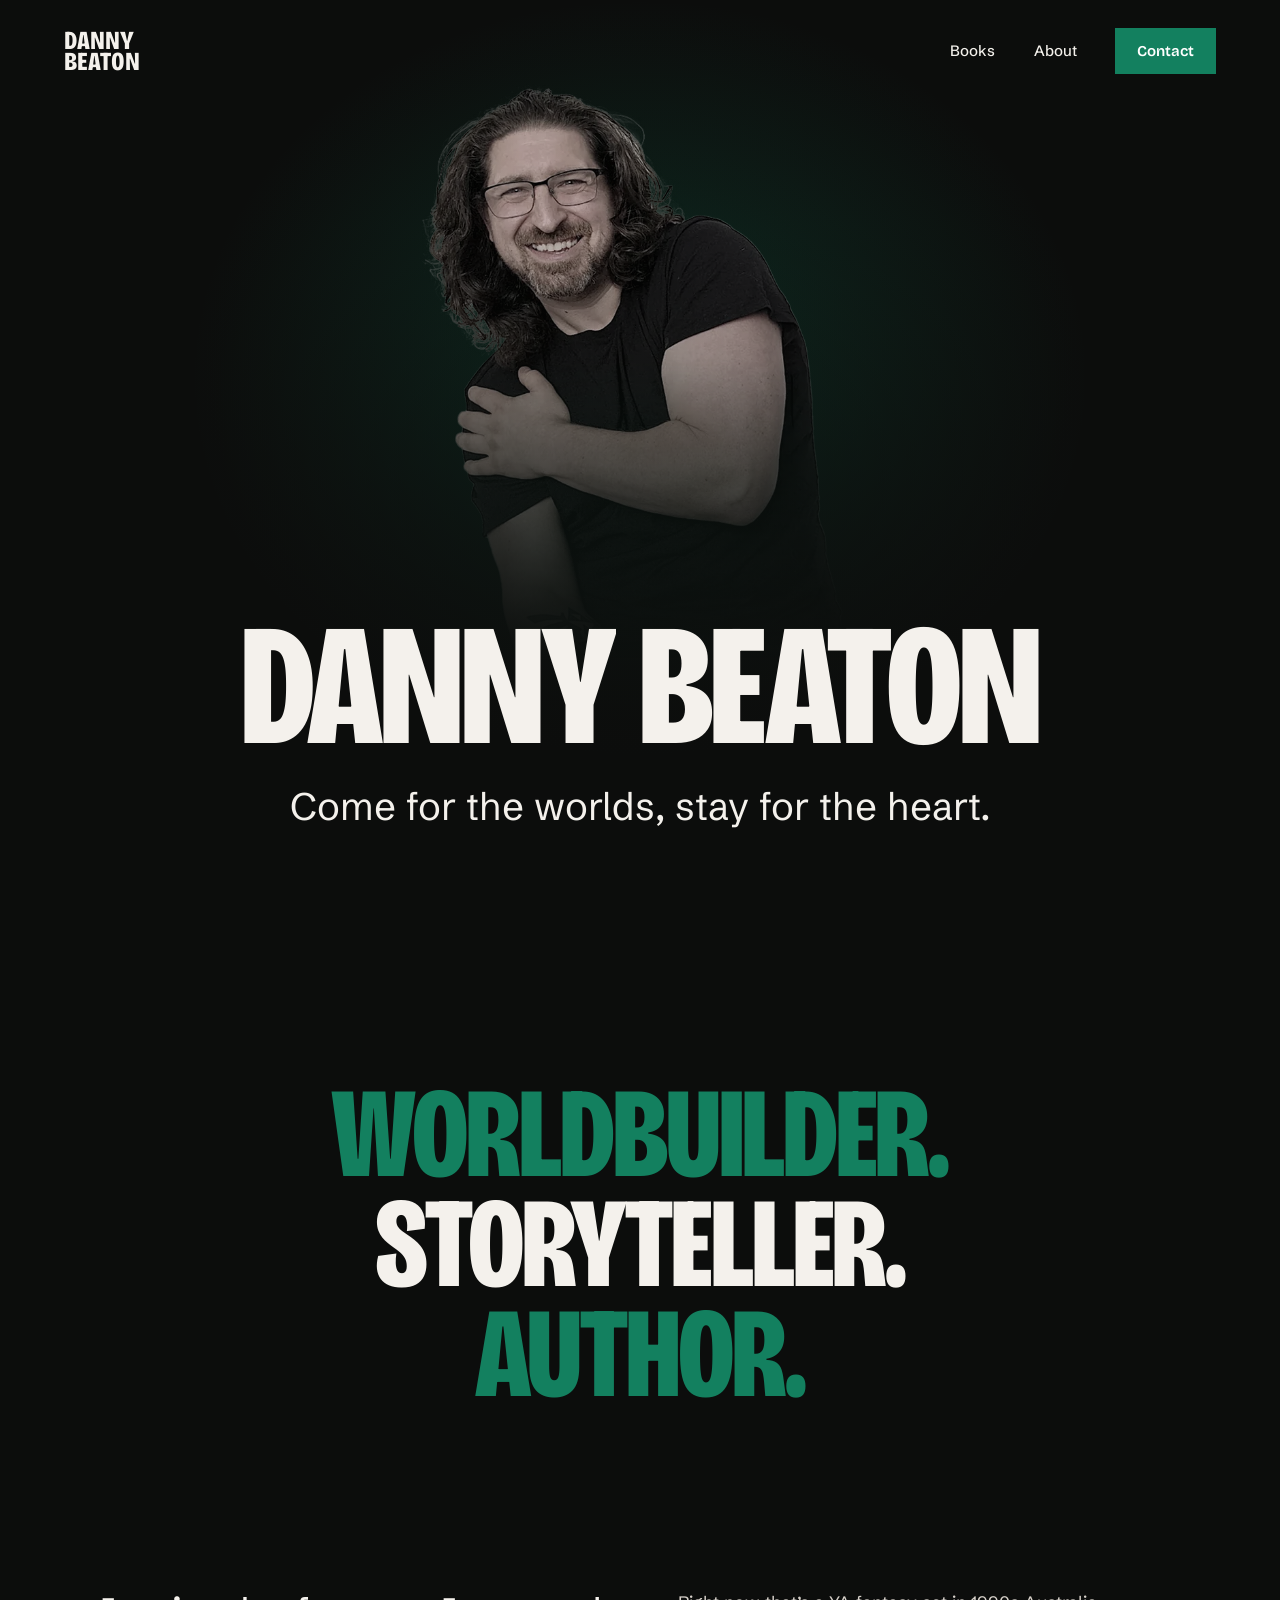
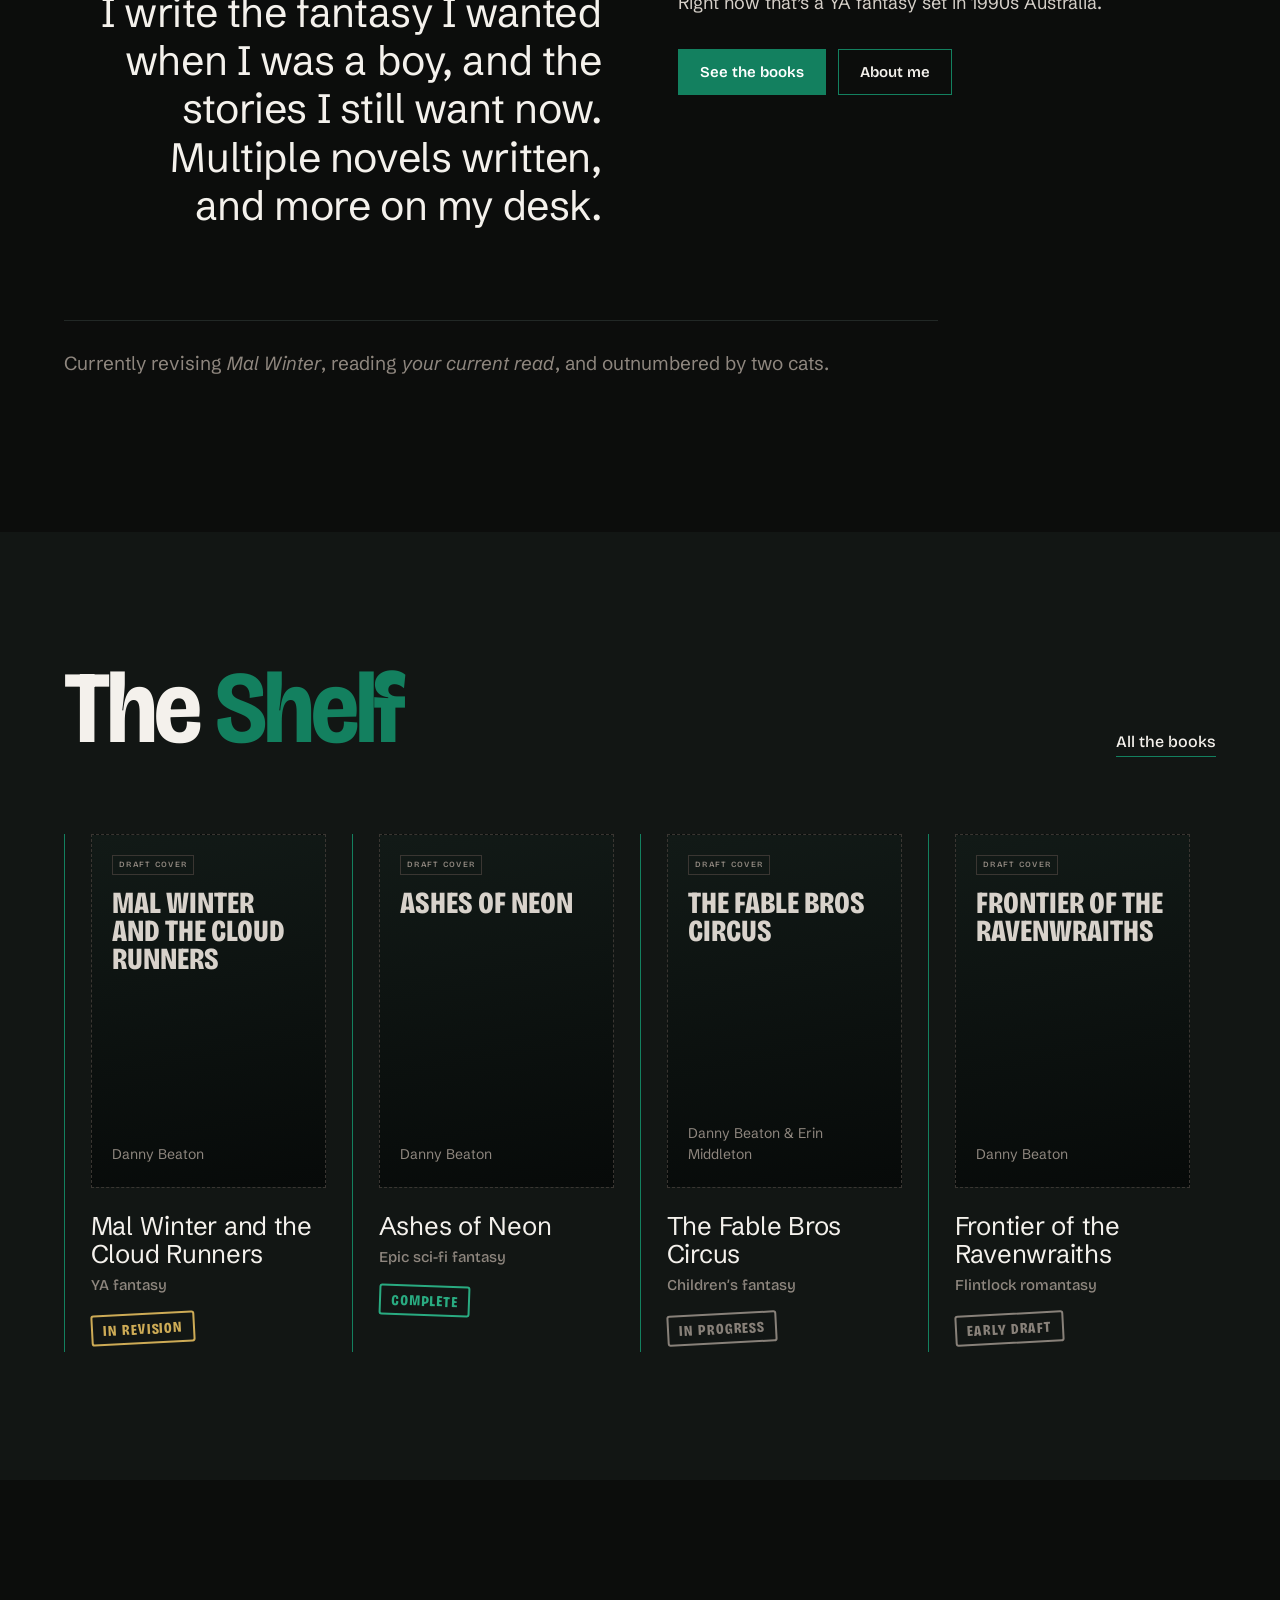
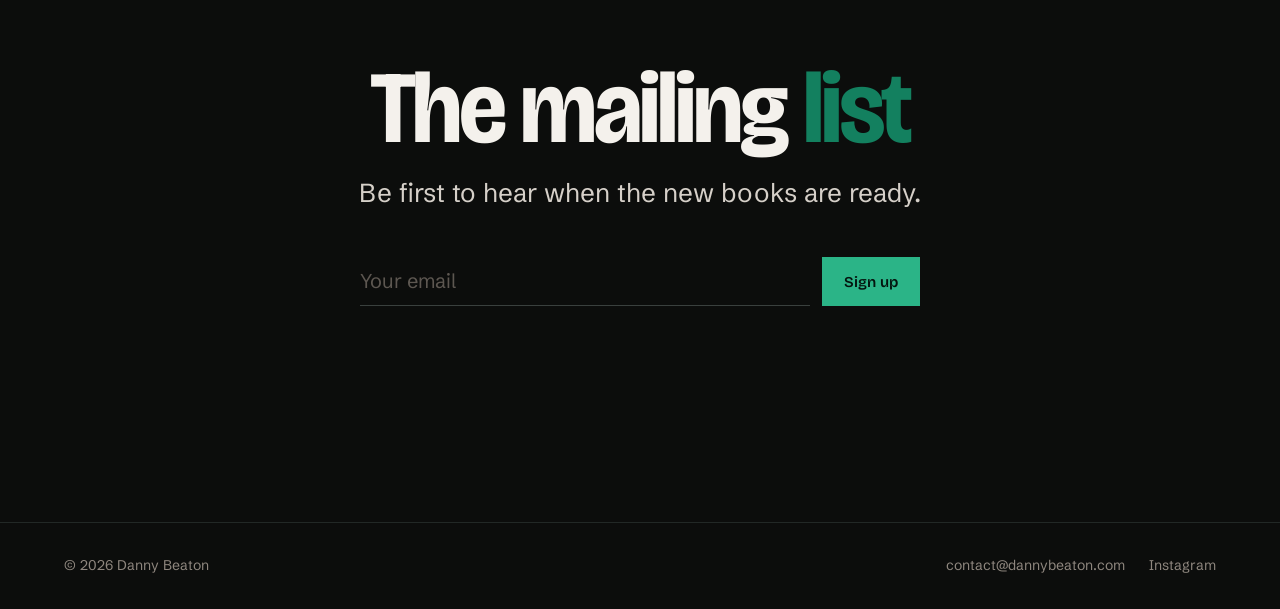
<file: index.html>
<!doctype html>
<html lang="en-AU">
<head>
  <meta charset="utf-8">
  <meta name="viewport" content="width=device-width, initial-scale=1">
  <title>Danny Beaton | Author</title>
  <meta name="description" content="Danny Beaton is an Australian fantasy author. Come for the worlds, stay for the heart.">
  <link rel="canonical" href="https://dannybeaton.com/">
  <meta property="og:type" content="website">
  <meta property="og:url" content="https://dannybeaton.com/">
  <meta property="og:title" content="Danny Beaton | Author">
  <meta property="og:description" content="Come for the worlds, stay for the heart.">
  <meta property="og:image" content="https://dannybeaton.com/assets/img/danny-hero-2000.webp">
  <meta name="twitter:card" content="summary_large_image">
  <meta name="theme-color" content="#0c0d0c">
  <link rel="icon" href="/favicon.svg" type="image/svg+xml">
  <link rel="preload" href="/assets/fonts/bricolage-grotesque.woff2" as="font" type="font/woff2" crossorigin>
  <link rel="preload" href="/assets/fonts/schibsted-grotesk.woff2" as="font" type="font/woff2" crossorigin>
  <link rel="stylesheet" href="/assets/css/site.css">
  <script src="/assets/js/site.js" defer></script>
  <script type="application/ld+json">
  {
    "@context": "https://schema.org",
    "@type": "Person",
    "name": "Danny Beaton",
    "jobTitle": "Author",
    "nationality": "Australian",
    "description": "Australian fantasy author.",
    "url": "https://dannybeaton.com/",
    "image": "https://dannybeaton.com/assets/img/danny-headshot-1200.webp",
    "email": "contact@dannybeaton.com",
    "sameAs": ["https://www.instagram.com/dannybeaton/"]
  }
  </script>
</head>
<body>
<a class="skip" href="#main">Skip to content</a>

<header class="site-header">
  <div class="wrap">
    <a href="/" class="mark" aria-label="Danny Beaton — home">Danny<br>Beaton</a>
    <nav class="site-nav" aria-label="Main">
      <ul>
        <li><a class="u" href="/books">Books</a></li>
        <li><a class="u" href="/about">About</a></li>
        <li><a class="btn" href="/about#contact">Contact</a></li>
      </ul>
    </nav>
  </div>
</header>

<main id="main">
  <section class="hero hero--cut">
    <div class="hero-photo" aria-hidden="true">
      <img class="hero-cut" src="/assets/img/danny-hero-cut-1400.webp" srcset="/assets/img/danny-hero-cut-900.webp 652w, /assets/img/danny-hero-cut-1400.webp 1014w" sizes="(max-width: 760px) 80vw, 460px" alt="" width="1014" height="1400" fetchpriority="high">
    </div>
    <div class="hero-inner wrap">
      <h1 class="display lines"><span><span>Danny</span></span> <span><span>Beaton</span></span></h1>
      <p class="tagline">Come for the worlds, stay for the heart.</p>
    </div>
  </section>

  <section class="statement wrap" aria-label="In short">
    <p class="display reveal"><span class="g">Worldbuilder.</span><br><em>Storyteller.</em><br><span class="g">Author.</span></p>
  </section>

  <section class="wrap">
    <div class="intro">
      <p class="lead">I write the fantasy I wanted when I was a boy, and the stories I still want now. Multiple novels written, and more on my desk.</p>
      <div class="body">
        <p>Right now that’s a YA fantasy set in 1990s Australia.</p>
        <div class="actions">
          <a class="btn" href="/books">See the books</a>
          <a class="btn ghost" href="/about">About me</a>
        </div>
      </div>
    </div>
    <!-- Keep this current. Wrap book titles in <cite> so they're italic. -->
    <p class="currently">Currently revising <cite>Mal Winter</cite>, reading <cite>your current read</cite>, and outnumbered by two cats.</p>
  </section>

  <section class="shelf" aria-labelledby="shelf-title">
    <div class="wrap">
      <div class="shelf-head">
        <h2 class="head reveal" id="shelf-title">The <span class="g">Shelf</span></h2>
        <a class="more" href="/books">All the books</a>
      </div>
      <div class="shelf-grid">
        <a class="shelf-item reveal" href="/books#mal-winter">
          <div class="cover" aria-hidden="true"><span class="draft">Draft cover</span><span class="t">Mal Winter and the Cloud Runners</span><span class="a">Danny Beaton</span></div>
          <h3>Mal Winter and the Cloud Runners</h3>
          <span class="genre">YA fantasy</span>
          <span class="stamp rev">In revision</span>
        </a>
        <a class="shelf-item reveal" href="/books#ashes-of-neon">
          <div class="cover" aria-hidden="true"><span class="draft">Draft cover</span><span class="t">Ashes of Neon</span><span class="a">Danny Beaton</span></div>
          <h3>Ashes of Neon</h3>
          <span class="genre">Epic sci-fi fantasy</span>
          <span class="stamp done">Complete</span>
        </a>
        <a class="shelf-item reveal" href="/books#fable-bros-circus">
          <div class="cover" aria-hidden="true"><span class="draft">Draft cover</span><span class="t">The Fable Bros Circus</span><span class="a">Danny Beaton &amp; Erin Middleton</span></div>
          <h3>The Fable Bros Circus</h3>
          <span class="genre">Children’s fantasy</span>
          <span class="stamp">In progress</span>
        </a>
        <a class="shelf-item reveal" href="/books#frontier-of-the-ravenwraiths">
          <div class="cover" aria-hidden="true"><span class="draft">Draft cover</span><span class="t">Frontier of the Ravenwraiths</span><span class="a">Danny Beaton</span></div>
          <h3>Frontier of the Ravenwraiths</h3>
          <span class="genre">Flintlock romantasy</span>
          <span class="stamp">Early draft</span>
        </a>
      </div>
    </div>
  </section>

  <section class="newsletter wrap" aria-labelledby="newsletter-title">
    <h2 class="head reveal" id="newsletter-title">The mailing <span class="g">list</span></h2>
    <p class="sub">Be first to hear when the new books are ready.</p>
    <!-- Newsletter: paste your MailerLite or Kit form URL into action="" and match the email field name. See README. -->
    <form class="signup" data-newsletter action="" method="post">
      <label class="sr-only" for="nl-email">Email address</label>
      <input id="nl-email" type="email" name="email" placeholder="Your email" autocomplete="email" required>
      <button class="btn bright" type="submit">Sign up</button>
    </form>
    <p class="form-note" aria-live="polite"></p>
  </section>
</main>

<footer class="site-footer">
  <div class="wrap">
    <span>© <span data-year>2026</span> Danny Beaton</span>
    <nav aria-label="Elsewhere">
      <a href="mailto:contact@dannybeaton.com">contact@dannybeaton.com</a>
      <a href="https://www.instagram.com/dannybeaton/" rel="me">Instagram</a>
    </nav>
  </div>
</footer>
</body>
</html>
</file>
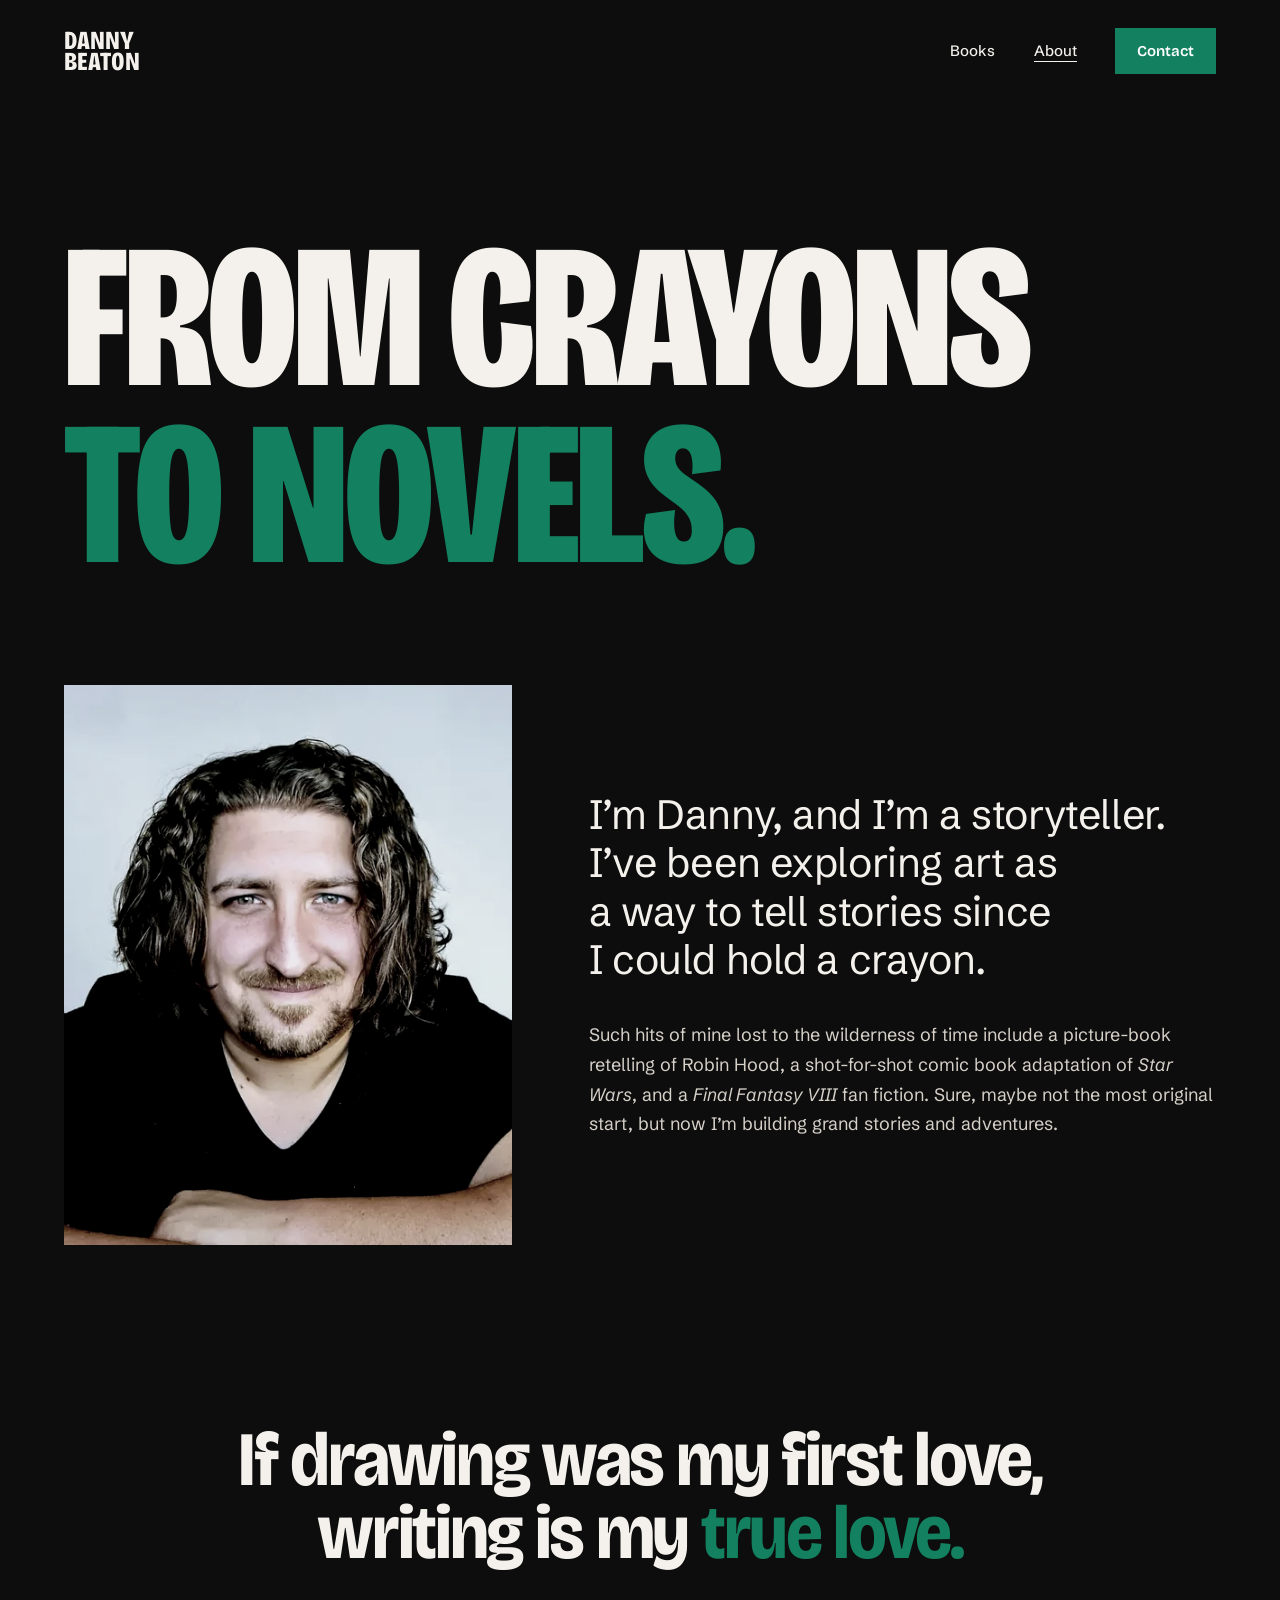
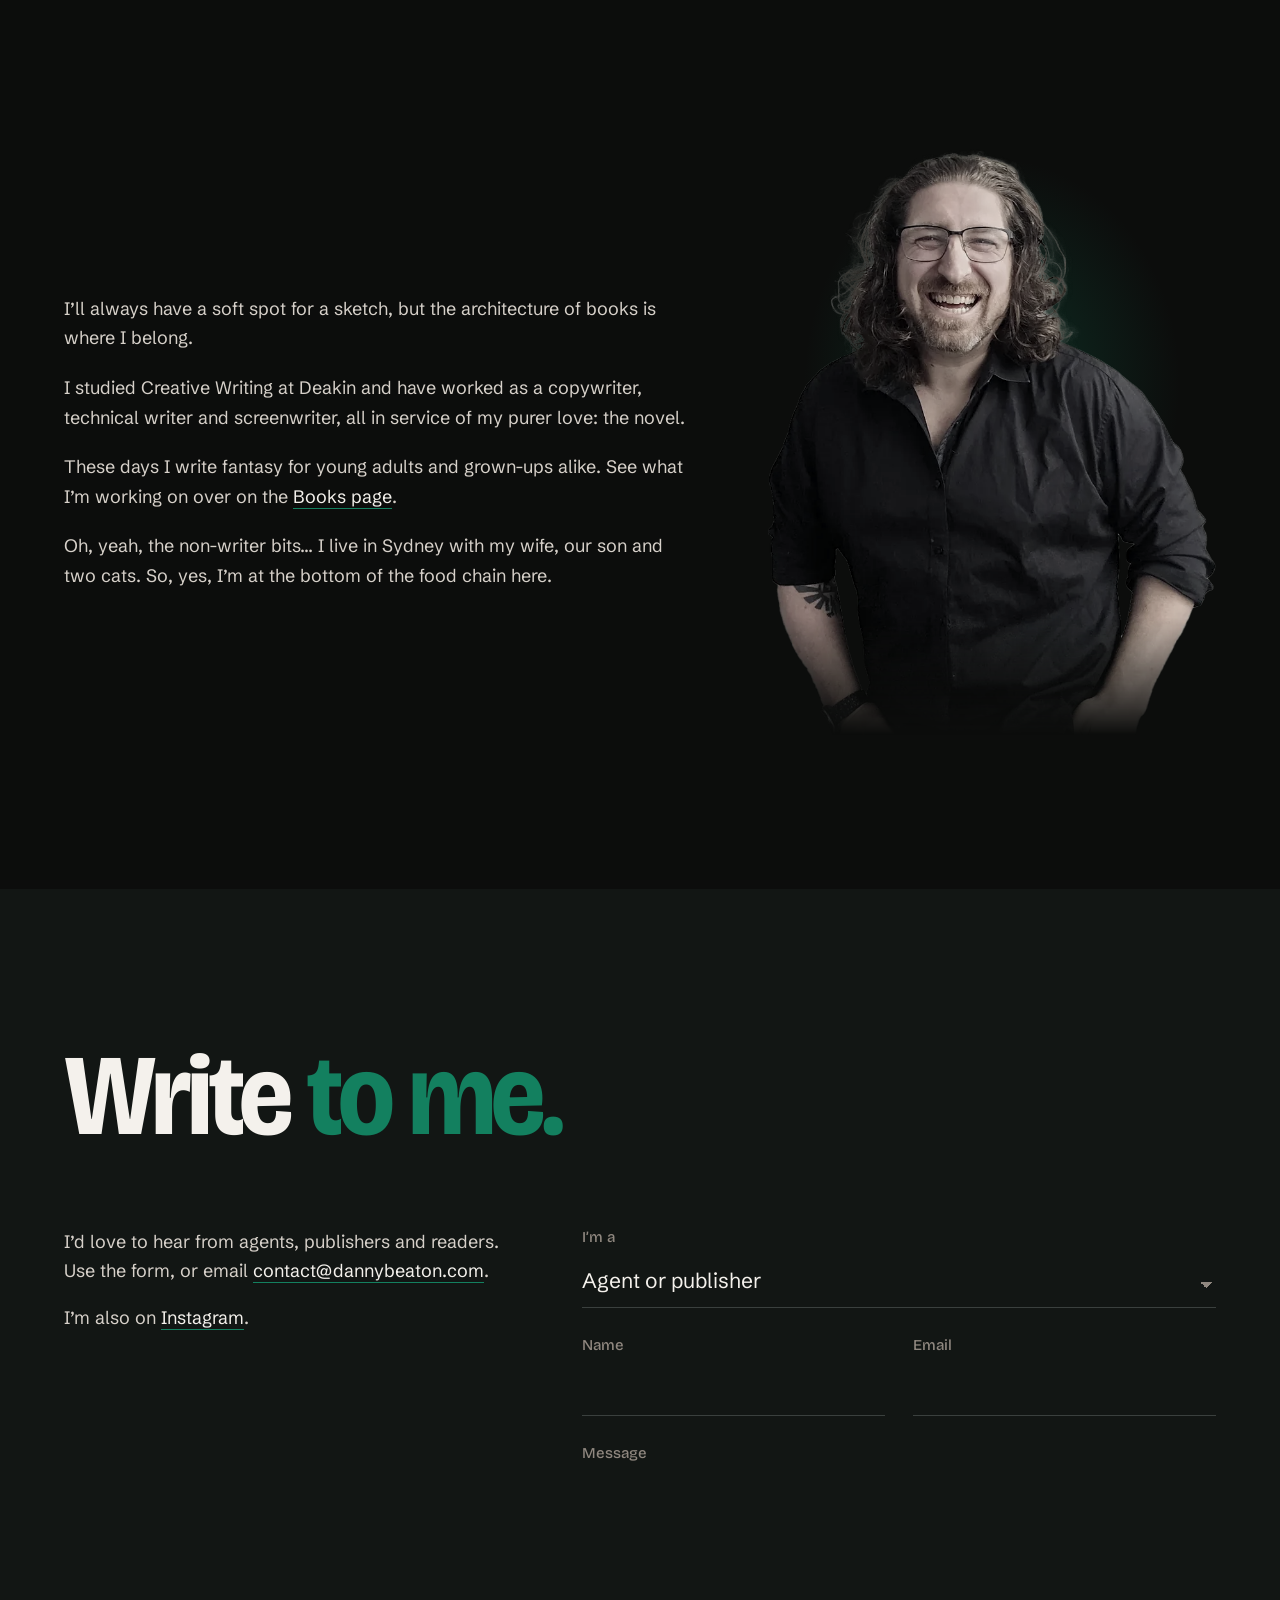
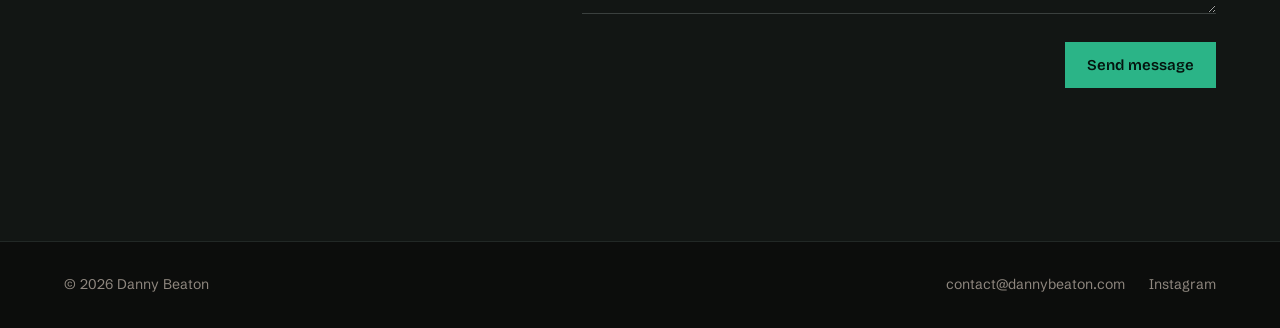
<file: about.html>
<!doctype html>
<html lang="en-AU">
<head>
  <meta charset="utf-8">
  <meta name="viewport" content="width=device-width, initial-scale=1">
  <title>About | Danny Beaton</title>
  <meta name="description" content="Danny Beaton is a Sydney-based writer of fantasy. Read his story, from crayon retellings of Robin Hood to the novel, and get in touch.">
  <link rel="canonical" href="https://dannybeaton.com/about">
  <meta property="og:type" content="profile">
  <meta property="og:url" content="https://dannybeaton.com/about">
  <meta property="og:title" content="About | Danny Beaton">
  <meta property="og:description" content="A storyteller since he could hold a crayon.">
  <meta name="theme-color" content="#0c0d0c">
  <link rel="icon" href="/favicon.svg" type="image/svg+xml">
  <link rel="preload" href="/assets/fonts/bricolage-grotesque.woff2" as="font" type="font/woff2" crossorigin>
  <link rel="preload" href="/assets/fonts/schibsted-grotesk.woff2" as="font" type="font/woff2" crossorigin>
  <link rel="stylesheet" href="/assets/css/site.css">
  <script src="/assets/js/site.js" defer></script>
</head>
<body>
<a class="skip" href="#main">Skip to content</a>

<header class="site-header">
  <div class="wrap">
    <a href="/" class="mark" aria-label="Danny Beaton — home">Danny<br>Beaton</a>
    <nav class="site-nav" aria-label="Main">
      <ul>
        <li><a class="u" href="/books">Books</a></li>
        <li><a class="u" href="/about" aria-current="page">About</a></li>
        <li><a class="btn" href="#contact">Contact</a></li>
      </ul>
    </nav>
  </div>
</header>

<main id="main">
  <section class="page-head wrap">
    <h1 class="display lines"><span><span>From crayons</span></span><span><span class="g">to novels.</span></span></h1>
  </section>

  <section class="chunk wrap">
    <figure class="chunk-img">
      <img src="/assets/img/danny-headshot-1200.webp" srcset="/assets/img/danny-headshot-600.webp 600w, /assets/img/danny-headshot-1200.webp 1200w" sizes="(max-width: 960px) 90vw, 40vw" alt="Danny Beaton, smiling, arms folded on a table" width="1200" height="1241">
    </figure>
    <div class="chunk-text">
      <p class="lead">I’m Danny, and I’m a storyteller. I’ve been exploring art as a way to tell stories since I could hold a crayon.</p>
      <div class="prose">
        <p>Such hits of mine lost to the wilderness of time include a picture-book retelling of Robin Hood, a shot-for-shot comic book adaptation of <cite>Star Wars</cite>, and a <cite>Final Fantasy VIII</cite> fan fiction. Sure, maybe not the most original start, but now I’m building grand stories and adventures.</p>
      </div>
    </div>
  </section>

  <section class="divider wrap" aria-label="In short">
    <p class="head reveal">If drawing was my first love,<br>writing is my <span class="g">true love.</span></p>
  </section>

  <section class="chunk flip wrap">
    <figure class="chunk-img">
      <img class="cut" src="/assets/img/danny-cutout-1200.webp" srcset="/assets/img/danny-cutout-700.webp 700w, /assets/img/danny-cutout-1200.webp 749w" sizes="(max-width: 960px) 90vw, 40vw" alt="Danny Beaton laughing, sleeves rolled up" width="749" height="979" loading="lazy">
    </figure>
    <div class="chunk-text">
      <div class="prose">
        <p>I’ll always have a soft spot for a sketch, but the architecture of books is where I belong.</p>
        <p>I studied Creative Writing at Deakin and have worked as a copywriter, technical writer and screenwriter, all in service of my purer love: the novel.</p>
        <p>These days I write fantasy for young adults and grown-ups alike. See what I’m working on over on the <a href="/books">Books page</a>.</p>
        <p>Oh, yeah, the non-writer bits… I live in Sydney with my wife, our son and two cats. So, yes, I’m at the bottom of the food chain here.</p>
      </div>
    </div>
  </section>

  <section class="contact" id="contact" aria-labelledby="contact-title">
    <div class="wrap">
      <h2 class="head reveal" id="contact-title">Write <span class="g">to me.</span></h2>
      <div class="contact-grid">
        <div class="direct">
          <p>I’d love to hear from agents, publishers and readers. Use the form, or email <a href="mailto:contact@dannybeaton.com">contact@dannybeaton.com</a>.</p>
          <p>I’m also on <a href="https://www.instagram.com/dannybeaton/" rel="me">Instagram</a>.</p>
        </div>
        <!-- Contact form: replace YOUR_FORM_ID with your Formspree form ID. See README. -->
        <form class="contact-form" data-contact data-email="contact@dannybeaton.com" action="https://formspree.io/f/YOUR_FORM_ID" method="post">
          <div class="field"><label for="c-type">I’m a</label>
            <select id="c-type" name="type">
              <option>Agent or publisher</option>
              <option>Reader</option>
              <option>Something else</option>
            </select>
          </div>
          <div class="row">
            <div class="field"><label for="c-name">Name</label><input id="c-name" name="name" autocomplete="name" required></div>
            <div class="field"><label for="c-email">Email</label><input id="c-email" name="email" type="email" autocomplete="email" required></div>
          </div>
          <div class="field"><label for="c-message">Message</label><textarea id="c-message" name="message" required></textarea></div>
          <input class="hp" type="text" name="_gotcha" tabindex="-1" autocomplete="off" aria-hidden="true">
          <div class="send"><p class="form-note" aria-live="polite"></p><button class="btn bright" type="submit">Send message</button></div>
        </form>
      </div>
    </div>
  </section>
</main>

<footer class="site-footer">
  <div class="wrap">
    <span>© <span data-year>2026</span> Danny Beaton</span>
    <nav aria-label="Elsewhere">
      <a href="mailto:contact@dannybeaton.com">contact@dannybeaton.com</a>
      <a href="https://www.instagram.com/dannybeaton/" rel="me">Instagram</a>
    </nav>
  </div>
</footer>
</body>
</html>
</file>
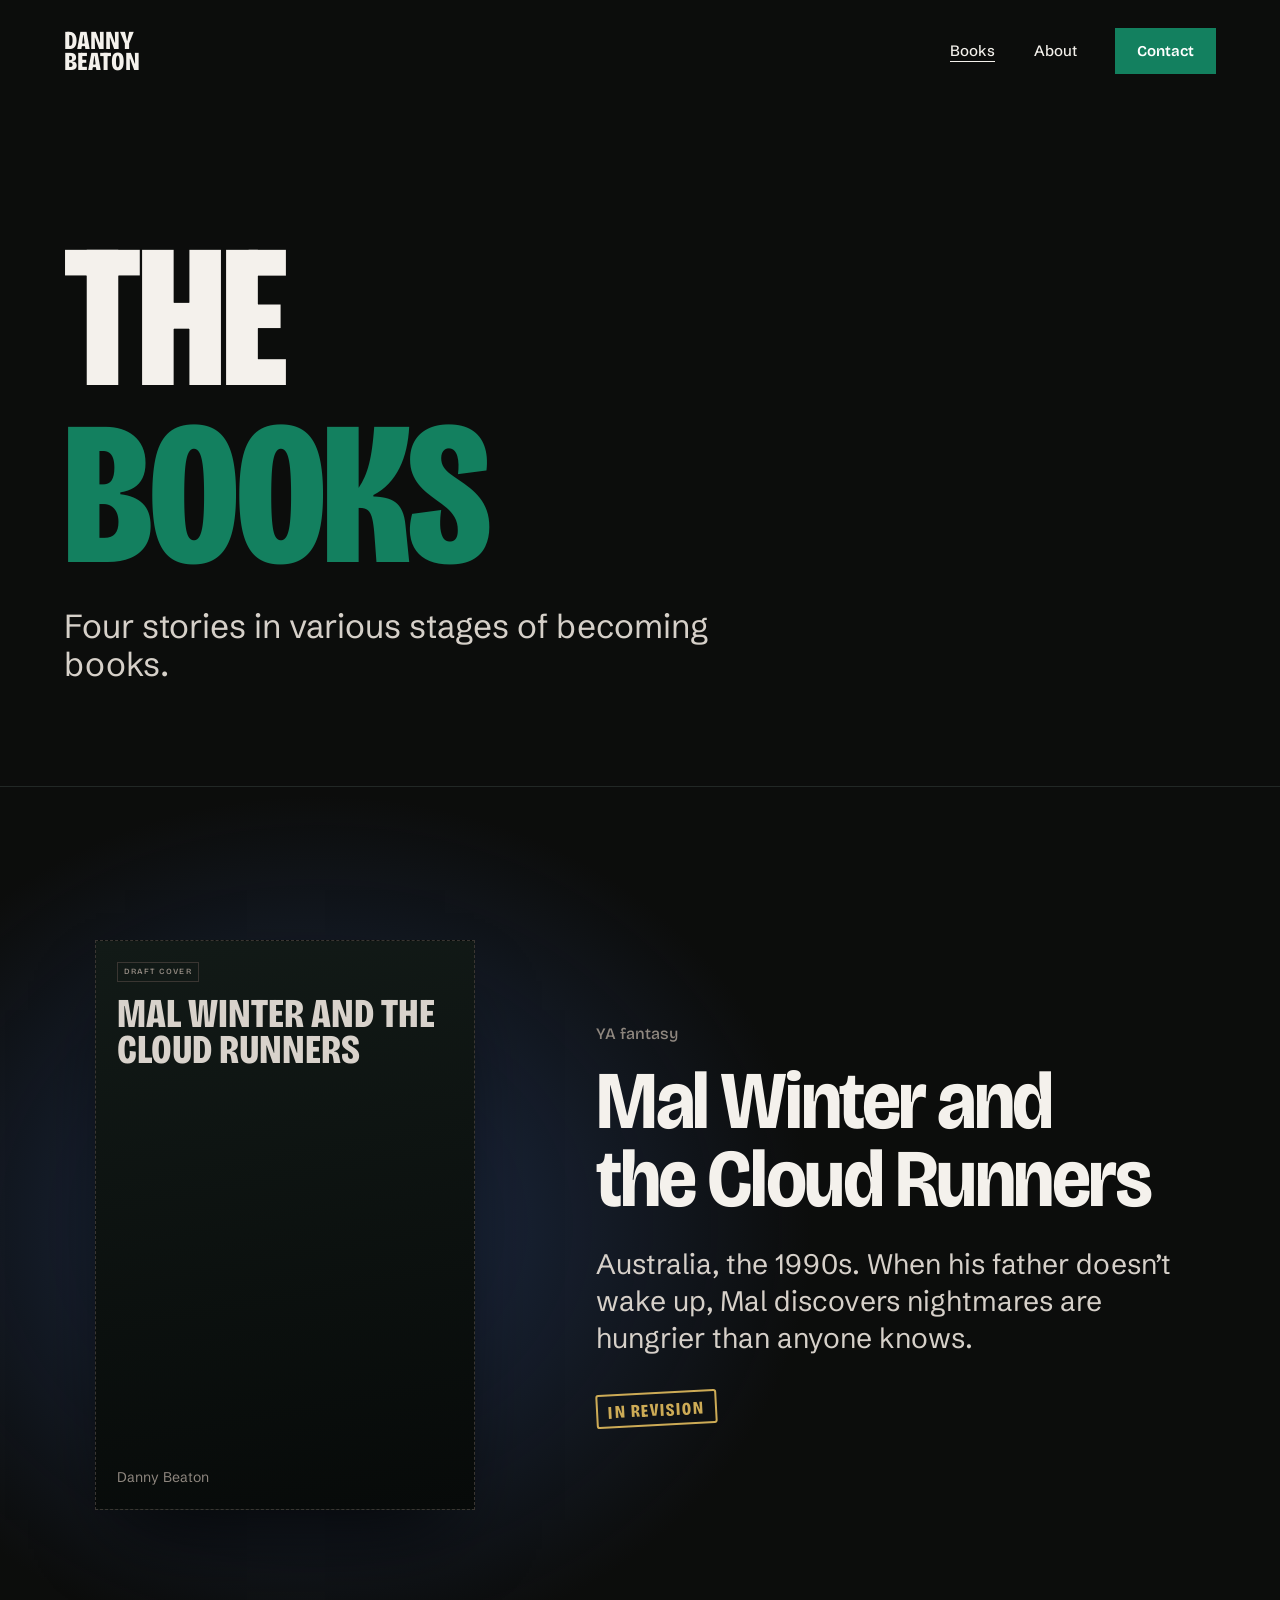
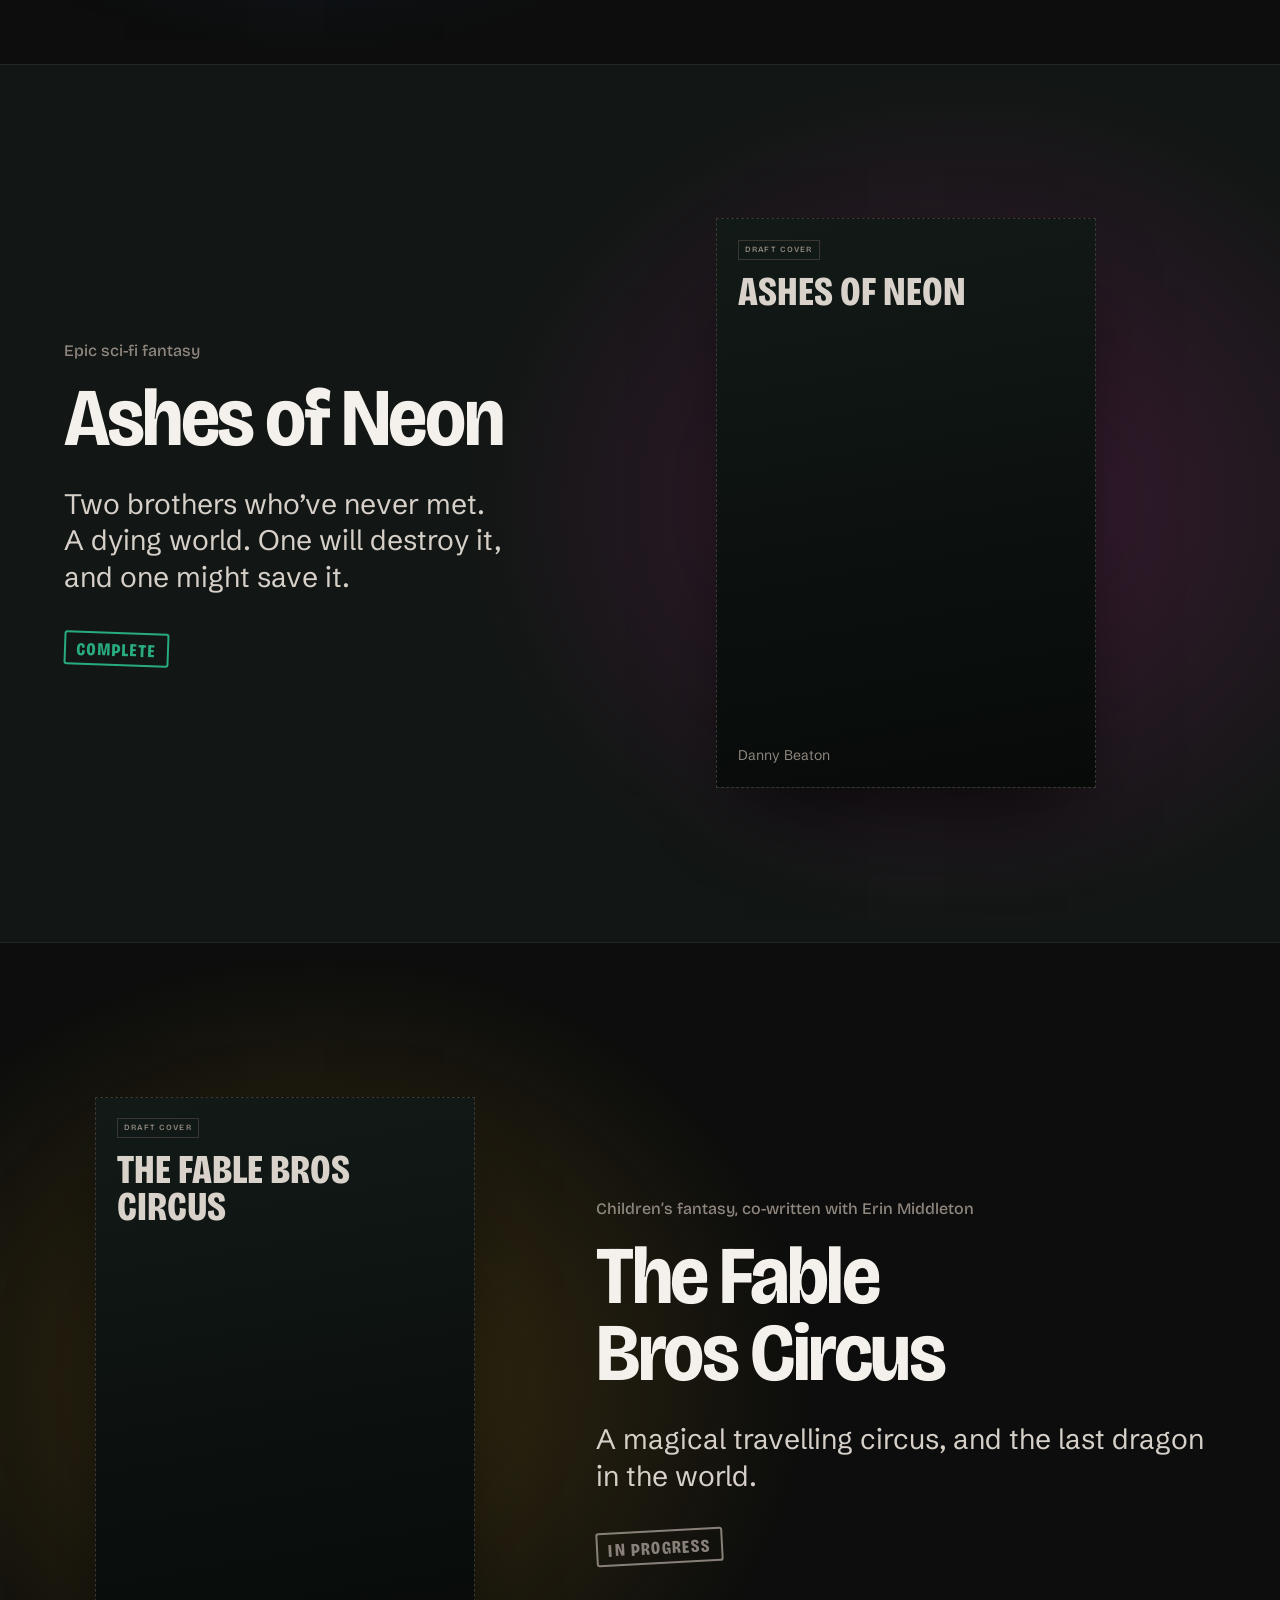
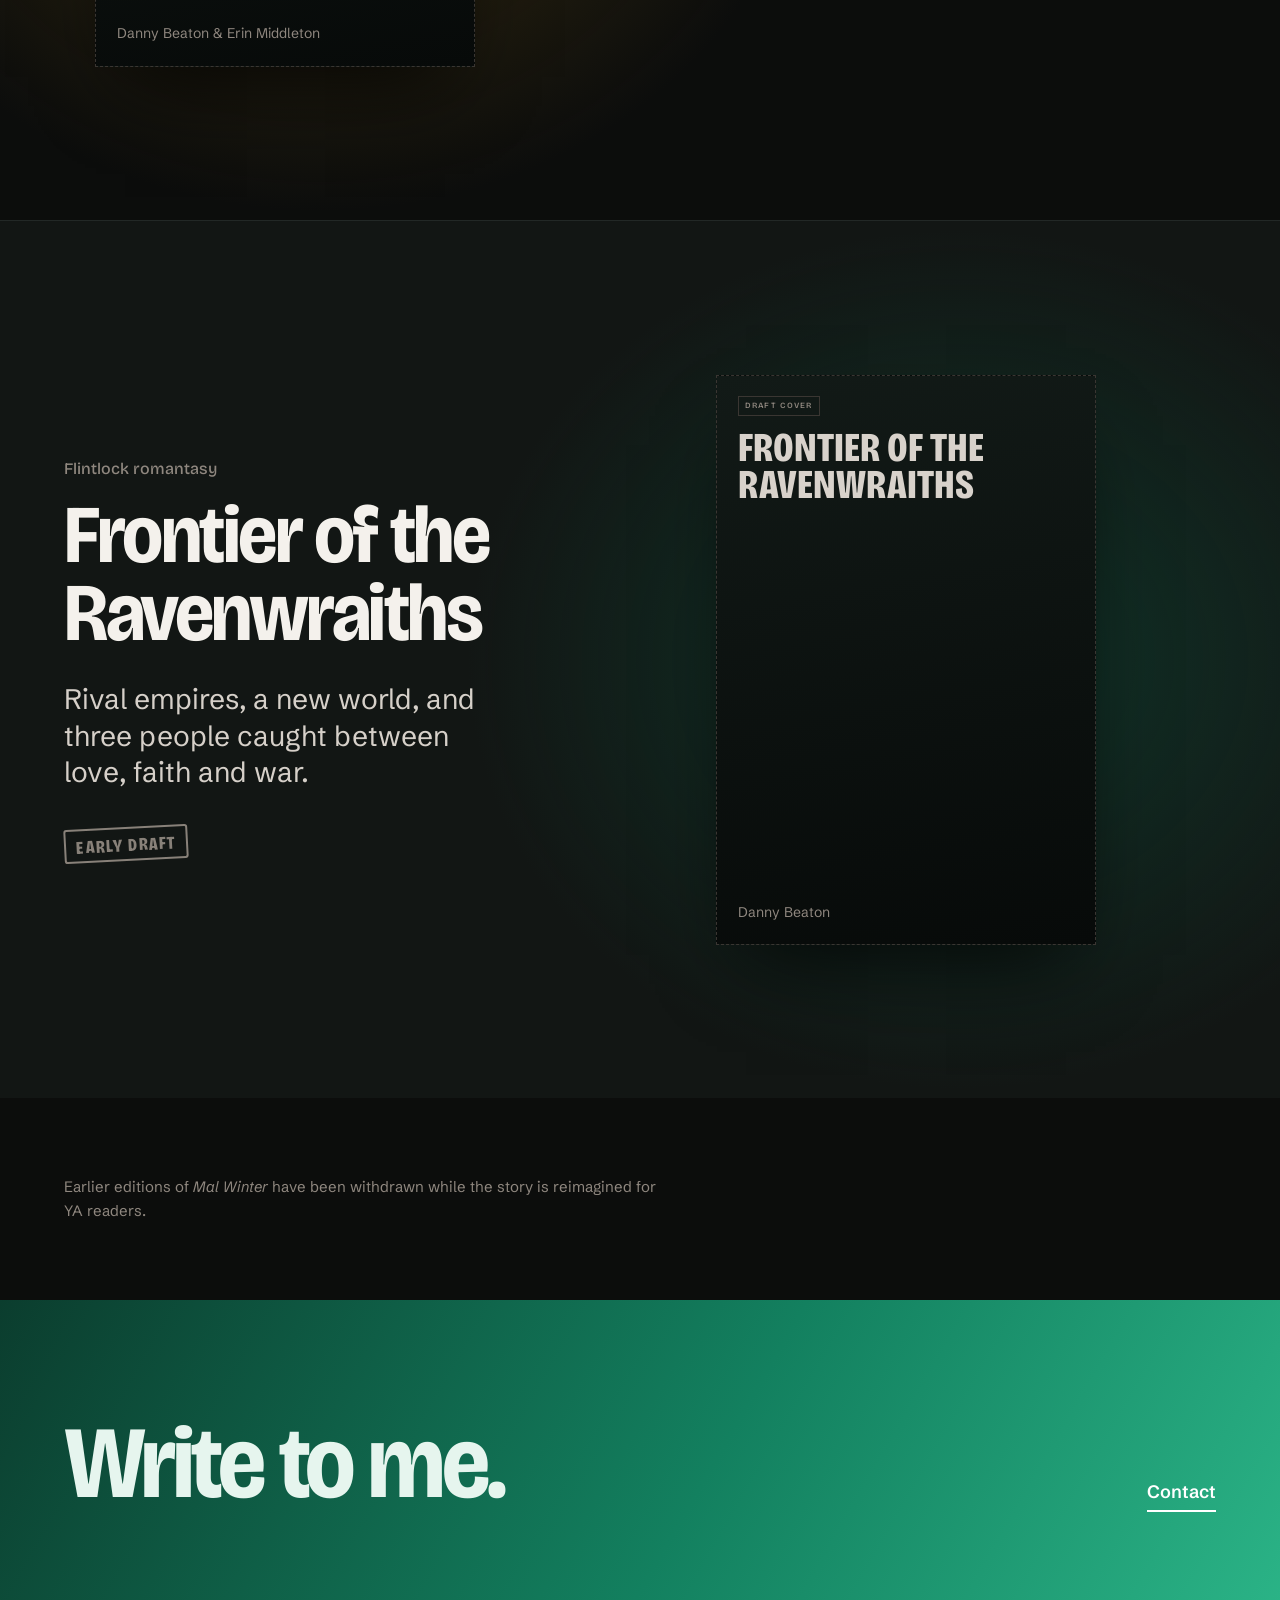
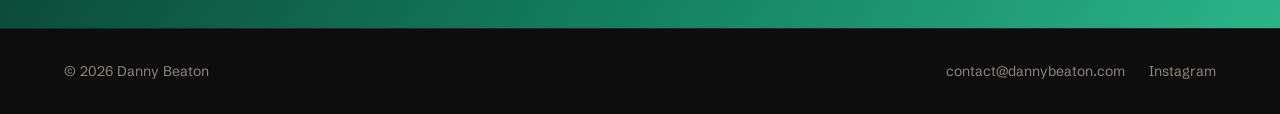
<file: books.html>
<!doctype html>
<html lang="en-AU">
<head>
  <meta charset="utf-8">
  <meta name="viewport" content="width=device-width, initial-scale=1">
  <title>Books | Danny Beaton</title>
  <meta name="description" content="Fantasy in progress from Australian author Danny Beaton: Mal Winter and the Cloud Runners, Ashes of Neon, The Fable Bros Circus and Frontier of the Ravenwraiths.">
  <link rel="canonical" href="https://dannybeaton.com/books">
  <meta property="og:type" content="website">
  <meta property="og:url" content="https://dannybeaton.com/books">
  <meta property="og:title" content="Books | Danny Beaton">
  <meta property="og:description" content="Four fantasy stories in various stages of becoming books.">
  <meta name="theme-color" content="#0c0d0c">
  <link rel="icon" href="/favicon.svg" type="image/svg+xml">
  <link rel="preload" href="/assets/fonts/bricolage-grotesque.woff2" as="font" type="font/woff2" crossorigin>
  <link rel="preload" href="/assets/fonts/schibsted-grotesk.woff2" as="font" type="font/woff2" crossorigin>
  <link rel="stylesheet" href="/assets/css/site.css">
  <script src="/assets/js/site.js" defer></script>
</head>
<body>
<a class="skip" href="#main">Skip to content</a>

<header class="site-header">
  <div class="wrap">
    <a href="/" class="mark" aria-label="Danny Beaton — home">Danny<br>Beaton</a>
    <nav class="site-nav" aria-label="Main">
      <ul>
        <li><a class="u" href="/books" aria-current="page">Books</a></li>
        <li><a class="u" href="/about">About</a></li>
        <li><a class="btn" href="/about#contact">Contact</a></li>
      </ul>
    </nav>
  </div>
</header>

<main id="main">
  <section class="page-head wrap">
    <h1 class="display lines"><span><span>The</span></span><span><span class="g">Books</span></span></h1>
    <p class="sub">Four stories in various stages of becoming books.</p>
  </section>

  <article class="book" id="mal-winter" style="--mood: #2a4170">
    <div class="wrap book-inner">
      <div class="book-cover reveal">
        <div class="cover" aria-hidden="true"><span class="draft">Draft cover</span><span class="t">Mal Winter and the Cloud Runners</span><span class="a">Danny Beaton</span></div>
      </div>
      <div class="book-text">
        <span class="genre">YA fantasy</span>
        <h2 class="head reveal">Mal Winter and the Cloud Runners</h2>
        <p class="hook">Australia, the 1990s. When his father doesn’t wake up, Mal discovers nightmares are hungrier than anyone knows.</p>
        <span class="stamp rev">In revision</span>
      </div>
    </div>
  </article>

  <article class="book" id="ashes-of-neon" style="--mood: #5a1f4a">
    <div class="wrap book-inner">
      <div class="book-cover reveal">
        <div class="cover" aria-hidden="true"><span class="draft">Draft cover</span><span class="t">Ashes of Neon</span><span class="a">Danny Beaton</span></div>
      </div>
      <div class="book-text">
        <span class="genre">Epic sci-fi fantasy</span>
        <h2 class="head reveal">Ashes of Neon</h2>
        <p class="hook">Two brothers who’ve never met. A dying world. One will destroy it, and one might save it.</p>
        <span class="stamp done">Complete</span>
      </div>
    </div>
  </article>

  <article class="book" id="fable-bros-circus" style="--mood: #5a4514">
    <div class="wrap book-inner">
      <div class="book-cover reveal">
        <div class="cover" aria-hidden="true"><span class="draft">Draft cover</span><span class="t">The Fable Bros Circus</span><span class="a">Danny Beaton &amp; Erin Middleton</span></div>
      </div>
      <div class="book-text">
        <span class="genre">Children’s fantasy, co-written with Erin Middleton</span>
        <h2 class="head reveal">The Fable Bros Circus</h2>
        <p class="hook">A magical travelling circus, and the last dragon in the world.</p>
        <span class="stamp">In progress</span>
      </div>
    </div>
  </article>

  <article class="book" id="frontier-of-the-ravenwraiths" style="--mood: #0f4a38">
    <div class="wrap book-inner">
      <div class="book-cover reveal">
        <div class="cover" aria-hidden="true"><span class="draft">Draft cover</span><span class="t">Frontier of the Ravenwraiths</span><span class="a">Danny Beaton</span></div>
      </div>
      <div class="book-text">
        <span class="genre">Flintlock romantasy</span>
        <h2 class="head reveal">Frontier of the Ravenwraiths</h2>
        <p class="hook">Rival empires, a new world, and three people caught between love, faith and war.</p>
        <span class="stamp">Early draft</span>
      </div>
    </div>
  </article>

  <div class="wrap">
    <p class="note">Earlier editions of <cite>Mal Winter</cite> have been withdrawn while the story is reimagined for YA readers.</p>
  </div>

  <section class="band">
    <div class="wrap">
      <div>
        <h2 class="head reveal">Write to me.</h2>
      </div>
      <a class="line" href="/about#contact">Contact</a>
    </div>
  </section>
</main>

<footer class="site-footer">
  <div class="wrap">
    <span>© <span data-year>2026</span> Danny Beaton</span>
    <nav aria-label="Elsewhere">
      <a href="mailto:contact@dannybeaton.com">contact@dannybeaton.com</a>
      <a href="https://www.instagram.com/dannybeaton/" rel="me">Instagram</a>
    </nav>
  </div>
</footer>
</body>
</html>
</file>
<file: assets/css/site.css>
/* Danny Beaton — Night · Phthalo */

@font-face { font-family: "Schibsted Grotesk"; src: url("/assets/fonts/schibsted-grotesk.woff2") format("woff2"); font-weight: 400 900; font-display: swap; }
@font-face { font-family: "Schibsted Grotesk"; src: url("/assets/fonts/schibsted-grotesk-italic.woff2") format("woff2"); font-weight: 400 900; font-style: italic; font-display: swap; }
@font-face { font-family: "Bricolage Grotesque"; src: url("/assets/fonts/bricolage-grotesque.woff2") format("woff2"); font-weight: 200 800; font-stretch: 75% 100%; font-display: swap; }

@view-transition { navigation: auto; }

:root {
  --display: "Bricolage Grotesque", "Arial Narrow", sans-serif;
  --text: "Schibsted Grotesk", system-ui, sans-serif;
  --ui: "Bricolage Grotesque", system-ui, sans-serif;
  --gutter: clamp(16px, 5vw, 80px);

  --bg: #0c0d0c;
  --bg-2: #121614;
  --ink: #f4f1ec;
  --ink-2: #d6d0c9;
  --muted: #8f877f;
  --line: #222826;
  --accent: #13805f;
  --bright: #2bb487;
  --on-bright: #04140e;
  --on-accent: #e6f5ee;
  --band: linear-gradient(120deg, #0b3d2e 0%, #13805f 55%, #2bb487 100%);
  --ease: cubic-bezier(.2, .7, .2, 1);

  color-scheme: dark;
}

/* ---------- Base ---------- */
*, *::before, *::after { box-sizing: border-box; }
* { margin: 0; }
html { background: var(--bg); color: var(--ink); font-family: var(--text); -webkit-font-smoothing: antialiased; text-size-adjust: 100%; }
body { min-height: 100svh; display: flex; flex-direction: column; overflow-x: clip; margin: 0; background: var(--bg); color: var(--ink); font: 400 19px/1.55 var(--text); }
main { flex: 1; }
a { color: inherit; text-decoration: none; }
img { display: block; max-width: 100%; height: auto; }
em, i, address { font-style: normal; }
/* Italics only for titles of books, games and films in running text. Never for headings. */
cite { font-style: italic; }
h1 cite, h2 cite, h3 cite, .head cite, .display cite { font-style: normal; }
:focus-visible { outline: 2px solid var(--bright); outline-offset: 3px; }
::selection { background: var(--accent); color: var(--on-accent); }

.wrap { width: 100%; max-width: 1440px; margin-inline: auto; padding-inline: var(--gutter); }
.display { font-family: var(--display); font-weight: 800; font-stretch: 75%; text-transform: uppercase; letter-spacing: -0.015em; line-height: .86; }
.head { font-family: var(--display); font-weight: 700; font-stretch: 90%; letter-spacing: -0.03em; line-height: .95; text-wrap: balance; }
.g { color: var(--accent); }
.sr-only { position: absolute; width: 1px; height: 1px; padding: 0; margin: -1px; overflow: hidden; clip: rect(0 0 0 0); white-space: nowrap; border: 0; }
.skip { position: absolute; left: 16px; top: -100px; z-index: 100; background: var(--ink); color: var(--bg); padding: 10px 14px; font-weight: 600; }
.skip:focus { top: 16px; }

/* ---------- Header ---------- */
.site-header { position: absolute; inset: 0 0 auto; z-index: 10; view-transition-name: site-header; }
.site-header .wrap { display: flex; align-items: center; justify-content: space-between; gap: 16px; padding-block: 28px; }
.mark { font-family: var(--display); font-weight: 800; font-stretch: 75%; text-transform: uppercase; font-size: 26px; line-height: .82; }
.site-nav ul { list-style: none; padding: 0; display: flex; align-items: center; gap: clamp(16px, 3vw, 40px); font-size: 15px; font-weight: 500; }
.site-nav a.u { padding-bottom: 2px; background: linear-gradient(currentColor 0 0) 0 100% / 0 1px no-repeat; transition: background-size .35s var(--ease); }
.site-nav a.u:hover, .site-nav a.u[aria-current="page"] { background-size: 100% 1px; }

.btn { display: inline-block; border: 0; cursor: pointer; background: var(--accent); color: #fff; padding: 14px 22px; font: 600 15px/1.2 var(--ui); transition: transform .3s var(--ease), background .3s; }
.btn:hover { transform: translateY(-2px); }
.btn.bright { background: var(--bright); color: var(--on-bright); }
.btn.ghost { background: transparent; color: var(--ink); box-shadow: inset 0 0 0 1px var(--accent); }

/* ---------- Placeholders (swap for real images) ---------- */
.ph { display: grid; place-items: center; padding: 16px; text-align: center; color: var(--muted); border: 1px dashed #3a3632; background: linear-gradient(160deg, #1c1916, #0b0a09); font-size: 11px; letter-spacing: .14em; text-transform: uppercase; }

/* Draft typographic cover: deliberately unfinished-looking until real covers land */
.cover { position: relative; aspect-ratio: 2 / 3; display: flex; flex-direction: column; padding: clamp(14px, 1.6vw, 22px); border: 1px dashed #3a3632; background: linear-gradient(170deg, #121a17, #070a09); overflow: hidden; transition: transform .6s var(--ease); }
.cover .draft { align-self: flex-start; border: 1px solid #3a3632; color: var(--muted); font: 600 8px/1 var(--ui); letter-spacing: .16em; text-transform: uppercase; padding: 5px 6px; }
.cover .t { margin-block: 14px auto; font-family: var(--display); font-weight: 800; font-stretch: 75%; text-transform: uppercase; line-height: .9; font-size: clamp(22px, 2.4vw, 34px); color: #d8d2cb; }
.cover .a { font-family: var(--text); font-size: 14px; color: var(--muted); }
.cover img { position: absolute; inset: 0; width: 100%; height: 100%; object-fit: cover; }

/* Rubber-stamp stage labels */
.stamp { display: inline-block; font-family: var(--display); font-weight: 800; font-stretch: 75%; text-transform: uppercase; letter-spacing: .06em; font-size: 15px; line-height: 1; padding: 7px 10px 5px; border: 2px solid currentColor; border-radius: 3px; color: var(--muted); rotate: -3deg; opacity: .95; }
.stamp.done { color: var(--bright); rotate: 2deg; }
.stamp.rev { color: #d8b45a; }

/* ---------- Hero (home) ---------- */
.hero { position: relative; min-height: 100svh; display: grid; align-items: end; overflow: clip; }
.hero-photo { position: absolute; inset: 0; }
.hero-photo img { width: 100%; height: 100%; object-fit: cover; object-position: 47% 30%; transform: scale(1.35); transform-origin: 47% 80%; filter: grayscale(.85) brightness(.5) contrast(1.15); }
.hero-photo .ph { width: 100%; height: 100%; border: 0; }
.hero--cut { background: radial-gradient(ellipse 50% 60% at 50% 42%, color-mix(in srgb, var(--accent) 32%, transparent), transparent 70%), var(--bg); }
.hero--cut::before { background: linear-gradient(to top, var(--bg) 4%, transparent 40%); }
.hero--cut .hero-photo { display: grid; justify-items: center; align-items: end; padding-bottom: clamp(150px, 16vw, 230px); }
.hero--cut .hero-photo img.hero-cut { width: auto; height: min(68svh, 640px); object-fit: contain; transform: none; filter: grayscale(.55) contrast(1.05) brightness(.95); -webkit-mask-image: linear-gradient(to bottom, #000 45%, rgb(0 0 0 / .55) 70%, transparent 94%); mask-image: linear-gradient(to bottom, #000 45%, rgb(0 0 0 / .55) 70%, transparent 94%); }
.hero::before { content: ""; position: absolute; inset: 0; z-index: 1; background: linear-gradient(to top, var(--bg) 6%, rgb(12 13 12 / .55) 45%, rgb(12 13 12 / .15) 75%); }
.hero-inner { position: relative; z-index: 2; padding-bottom: clamp(32px, 6vw, 72px); text-align: center; }
.hero h1 { font-size: clamp(84px, 20vw, 290px); }
@media (min-width: 761px) {
  .hero h1 { font-size: clamp(84px, 13.5vw, 230px); white-space: nowrap; }
  .hero h1.lines > span { display: inline-block; }
}
.tagline { font-size: clamp(24px, 3vw, 42px); line-height: 1.12; margin-top: 24px; animation: fade 1.2s .5s both; }

/* Rising headline lines (hero + page heads) */
.lines > span { display: block; overflow: clip; }
.lines > span > span { display: block; animation: rise 1.1s var(--ease) both; }
.lines > span:nth-child(2) > span { animation-delay: .12s; }

/* ---------- Statement ---------- */
.statement { padding-block: clamp(96px, 14vw, 200px); text-align: center; }
.statement .display { font-size: clamp(56px, 10vw, 150px); }
.statement .display em { font-style: normal; }

/* ---------- Intro ---------- */
.intro { display: grid; grid-template-columns: 1fr 1fr; gap: clamp(32px, 6vw, 96px); }
.intro .lead { font-family: var(--text); font-weight: 400; font-size: clamp(28px, 3.2vw, 44px); line-height: 1.18; letter-spacing: -.01em; text-align: right; text-wrap: balance; }
.intro .body { font-size: 18px; line-height: 1.6; color: var(--ink-2); max-width: 32em; }
.actions { display: flex; flex-wrap: wrap; gap: 12px; margin-top: 32px; }

/* ---------- Currently ---------- */
.currently { margin-block: clamp(56px, 7vw, 96px) clamp(96px, 12vw, 160px); padding-top: 28px; border-top: 1px solid var(--line); font-size: 19px; color: var(--muted); max-width: 46em; }

/* ---------- Shelf (home) ---------- */
.shelf { background: var(--bg-2); padding-block: clamp(80px, 10vw, 160px); }
.shelf-head { display: flex; justify-content: space-between; align-items: end; gap: 24px; flex-wrap: wrap; margin-bottom: clamp(40px, 6vw, 80px); }
.shelf-head h2 { font-size: clamp(56px, 8vw, 120px); }
.shelf-head .more { font: 500 16px/1.3 var(--ui); border-bottom: 1px solid var(--accent); padding-bottom: 3px; }
.shelf-grid { display: grid; grid-template-columns: repeat(4, 1fr); }
.shelf-item { display: flex; flex-direction: column; align-items: flex-start; padding: 0 clamp(16px, 2vw, 28px) 8px; border-left: 1px solid var(--accent); }
.shelf-item .cover { width: 100%; margin-bottom: 24px; }
.shelf-item:hover .cover { transform: translateY(-4px); }
.shelf-item h3 { font-family: var(--text); font-weight: 400; font-size: clamp(22px, 2vw, 28px); line-height: 1.1; letter-spacing: -.01em; }
.shelf-item .genre { margin-top: 8px; font: 500 15px/1.3 var(--ui); color: var(--muted); }
.shelf-item .stamp { margin-top: 18px; }

/* ---------- Newsletter ---------- */
.newsletter { padding-block: clamp(96px, 14vw, 200px); text-align: center; }
.newsletter h2 { font-size: clamp(52px, 8vw, 120px); }
.newsletter .sub { font-size: clamp(20px, 2.2vw, 26px); color: var(--ink-2); margin-top: 16px; }
.signup { display: flex; gap: 12px; max-width: 560px; margin: 44px auto 0; }
.signup input { flex: 1; min-width: 0; font: 400 20px/1.4 var(--text); color: var(--ink); background: transparent; border: 0; border-bottom: 1px solid #3a403e; padding: 10px 0; border-radius: 0; transition: border-color .3s; }
.signup input:focus { outline: none; border-color: var(--bright); }
.signup input::placeholder { color: #5d5751; }
.form-note { min-height: 1.5em; margin-top: 16px; font-size: 14px; color: var(--ink-2); }

/* ---------- Band ---------- */
.band { background: var(--band); color: var(--on-accent); padding-block: clamp(72px, 9vw, 140px); }
.band .wrap { display: flex; justify-content: space-between; align-items: end; gap: 32px; flex-wrap: wrap; }
.band h2 { font-size: clamp(52px, 8vw, 128px); }
.band a.line { font-weight: 600; font-size: 18px; border-bottom: 2px solid currentColor; padding-bottom: 4px; color: #fff; }

/* ---------- Page head (Books / About) ---------- */
.page-head { padding-top: clamp(140px, 18vw, 240px); padding-bottom: clamp(64px, 8vw, 120px); }
.page-head h1 { font-size: clamp(56px, 16vw, 250px); }
.page-head .sub { font-size: clamp(22px, 2.6vw, 36px); line-height: 1.15; margin-top: 24px; color: var(--ink-2); max-width: 22em; animation: fade 1.1s .45s both; }

/* ---------- Books: one full-width section per book, covers alternating sides ---------- */
.book { --side: 25%; position: relative; padding-block: clamp(96px, 12vw, 180px); background: radial-gradient(ellipse 55% 70% at var(--side) 50%, color-mix(in srgb, var(--mood) 60%, transparent), transparent 70%), var(--bg); border-top: 1px solid var(--line); overflow: clip; scroll-margin-top: 0; }
.book:nth-of-type(even) { --side: 75%; background-color: var(--bg-2); }
.book-inner { display: grid; grid-template-columns: 5fr 7fr; gap: clamp(40px, 7vw, 120px); align-items: center; }
.book:nth-of-type(even) .book-cover { order: 2; }
.book-cover .cover { width: min(100%, 380px); margin-inline: auto; box-shadow: 0 40px 80px -30px rgb(0 0 0 / .8); }
.book:hover .cover { transform: translateY(-4px); }
.book-cover .cover .t { font-size: clamp(28px, 3.2vw, 46px); }
.book-text .genre { display: block; margin-bottom: 18px; font: 500 16px/1.3 var(--ui); color: var(--muted); }
.book h2 { font-size: clamp(48px, 6.4vw, 108px); }
.book .hook { margin-top: 28px; max-width: 26em; font-family: var(--text); font-size: clamp(22px, 2.2vw, 30px); line-height: 1.3; color: var(--ink-2); }
.book .stamp { margin-top: 36px; font-size: 18px; }
.note { padding-block: clamp(48px, 6vw, 80px); color: var(--muted); font-size: 15px; line-height: 1.6; max-width: 40em; }

/* ---------- About ---------- */
.chunk { display: grid; grid-template-columns: 5fr 7fr; gap: clamp(32px, 6vw, 96px); align-items: center; }
.chunk.flip { grid-template-columns: 7fr 5fr; padding-bottom: clamp(96px, 12vw, 180px); }
.chunk.flip .chunk-img { order: 2; }
.chunk-img .ph, .chunk-img img { aspect-ratio: 4 / 5; width: 100%; object-fit: cover; }
.chunk-img img { filter: grayscale(.55) contrast(1.05) brightness(.92); }
.chunk-img:has(.cut) { background: radial-gradient(ellipse 60% 55% at 50% 40%, color-mix(in srgb, var(--accent) 30%, transparent), transparent 70%); }
.chunk-img img.cut { aspect-ratio: auto; object-fit: contain; -webkit-mask-image: linear-gradient(to bottom, #000 80%, transparent); mask-image: linear-gradient(to bottom, #000 80%, transparent); }
.chunk-text > .prose:first-child { margin-top: 0; }
.chunk .lead { font-family: var(--text); font-weight: 400; font-size: clamp(28px, 3.2vw, 44px); line-height: 1.18; letter-spacing: -.01em; text-wrap: balance; }
.divider { padding-block: clamp(96px, 14vw, 200px); text-align: center; }
.divider p { font-size: clamp(40px, 6vw, 96px); }
.prose { font-size: 18px; line-height: 1.65; color: var(--ink-2); max-width: 36em; margin-top: 36px; }
.prose p + p { margin-top: 1.1em; }
.prose em { font-style: normal; color: var(--ink); }
.prose a { color: var(--ink); border-bottom: 1px solid var(--accent); }

.contact { background: var(--bg-2); padding-block: clamp(96px, 12vw, 180px); }
.contact h2 { font-size: clamp(56px, 9vw, 140px); }
.contact-grid { display: grid; grid-template-columns: 5fr 7fr; gap: clamp(32px, 6vw, 96px); margin-top: clamp(48px, 6vw, 80px); align-items: start; }
.direct p { font-size: 18px; line-height: 1.6; color: var(--ink-2); max-width: 26em; }
.direct p + p { margin-top: 1em; }
.direct a { color: var(--ink); border-bottom: 1px solid var(--accent); }

.contact-form { display: grid; gap: 28px; }
.field label { font: 500 15px/1.3 var(--ui); color: var(--muted); }
.field select { font: 400 21px/1.4 var(--text); color: var(--ink); background: transparent; border: 0; border-bottom: 1px solid #3a403e; border-radius: 0; padding: 8px 0 12px; appearance: none; background-image: linear-gradient(45deg, transparent 50%, var(--muted) 50%), linear-gradient(-45deg, transparent 50%, var(--muted) 50%); background-size: 6px 6px; background-position: calc(100% - 10px) 55%, calc(100% - 4px) 55%; background-repeat: no-repeat; cursor: pointer; }
.field select:focus { outline: none; border-color: var(--bright); }
.field select option { background: var(--bg-2); color: var(--ink); }
.row { display: grid; grid-template-columns: 1fr 1fr; gap: 28px; }
.field { display: grid; gap: 10px; }
.field input, .field textarea { font: 400 21px/1.4 var(--text); color: var(--ink); background: transparent; border: 0; border-bottom: 1px solid #3a403e; border-radius: 0; padding: 8px 0 12px; transition: border-color .3s; }
.field textarea { min-height: 140px; resize: vertical; }
.field input:focus, .field textarea:focus { outline: none; border-color: var(--bright); }
.field input::placeholder, .field textarea::placeholder { color: #5d5751; }
.send { display: flex; justify-content: space-between; align-items: center; gap: 16px; flex-wrap: wrap; }
.send .form-note { margin: 0; }
.hp { position: absolute; left: -9999px; }

/* ---------- Footer ---------- */
.site-footer { padding-block: 32px; color: var(--muted); font-size: 14px; border-top: 1px solid var(--line); }
.site-footer .wrap { display: flex; justify-content: space-between; gap: 16px; flex-wrap: wrap; }
.site-footer nav { display: flex; gap: 24px; flex-wrap: wrap; }
.site-footer a:hover { color: var(--ink); }

/* ---------- 404 ---------- */
.lost { min-height: 80svh; display: grid; align-content: center; gap: 28px; }
.lost h1 { font-size: clamp(72px, 16vw, 240px); }
.lost p { font-size: clamp(20px, 2.2vw, 28px); color: var(--ink-2); }

/* ---------- Motion: the name rises, page titles and the Shelf reveal, pages cross-fade ---------- */
@keyframes rise { from { transform: translateY(100%); } }
@keyframes fade { from { opacity: 0; transform: translateY(12px); } }
@keyframes reveal { from { opacity: 0; transform: translateY(40px); } }

::view-transition-old(root) { animation: .25s var(--ease) both fade-out; }
::view-transition-new(root) { animation: .45s var(--ease) both fade; }
@keyframes fade-out { to { opacity: 0; } }

@media (prefers-reduced-motion: no-preference) {
  @supports (animation-timeline: view()) {
    .reveal { animation: reveal linear both; animation-timeline: view(); animation-range: entry 5% cover 25%; }
    .shelf-item:nth-child(2) { animation-range: entry 10% cover 30%; }
    .shelf-item:nth-child(3) { animation-range: entry 15% cover 35%; }
    .shelf-item:nth-child(4) { animation-range: entry 20% cover 40%; }
  }
  /* Fallback for browsers without scroll-driven animations (set by site.js) */
  .io .reveal { opacity: 0; transform: translateY(40px); transition: opacity .9s var(--ease), transform .9s var(--ease); }
  .io .reveal.in { opacity: 1; transform: none; }
}
@media (prefers-reduced-motion: reduce) {
  *, *::before, *::after { animation: none !important; transition: none !important; }
  @view-transition { navigation: none; }
}

/* ---------- Responsive ---------- */
@media (max-width: 960px) {
  .intro, .chunk, .chunk.flip, .contact-grid { grid-template-columns: 1fr; }
  .chunk.flip .chunk-img { order: 0; }
  .chunk-img { max-width: 480px; }
  .intro .lead { text-align: left; }
  .shelf-grid { grid-template-columns: 1fr 1fr; row-gap: 48px; }
  .book, .book:nth-of-type(even) { --side: 50%; background-position: 0 0; }
  .book { background: radial-gradient(ellipse 90% 40% at 50% 22%, color-mix(in srgb, var(--mood) 60%, transparent), transparent 70%), var(--bg); }
  .book:nth-of-type(even) { background-color: var(--bg-2); }
  .book-inner { grid-template-columns: 1fr; }
  .book:nth-of-type(even) .book-cover { order: 0; }
  .book-cover .cover { width: min(70%, 280px); margin-inline: 0; }
}
@media (max-width: 560px) {
  .hero-photo img { object-position: 41% 30%; transform: scale(1.15); transform-origin: 41% 70%; }
  .site-header .wrap { padding-block: 20px; }
  .site-nav ul { gap: 14px; font-size: 14px; }
  .site-nav .btn { padding: 10px 12px; font-size: 13px; }
  .mark { font-size: 22px; }
  .shelf-item { padding-inline: 12px; }
  .shelf-item h3 { font-size: 19px; }
  .shelf-item .genre { font-size: 14px; }
  .shelf-item .stamp { font-size: 12px; }
  .cover .t { font-size: 20px; }
  .cover .a { font-size: 12px; }
  .signup { flex-direction: column; }
  .row { grid-template-columns: 1fr; }
}
</file>
